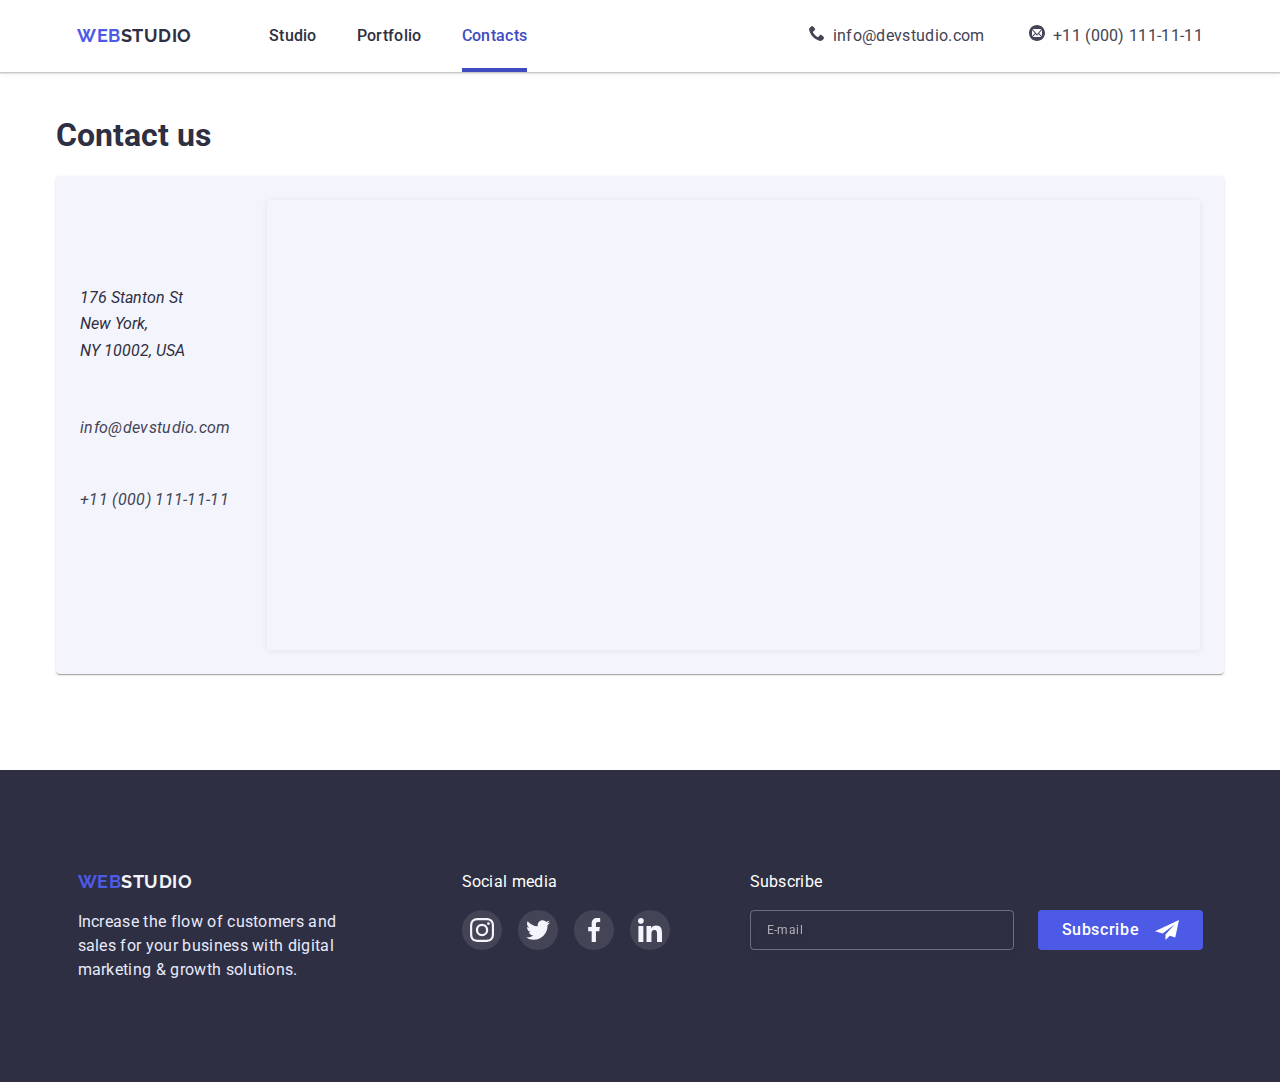
<file: contacts.html>
<!DOCTYPE html>
<html lang="en">
<head>
    <meta charset="UTF-8">
    <meta http-equiv="X-UA-Compatible" content="IE=edge">
    <meta name="viewport" content="width=device-width, initial-scale=1.0">
    <title>Main page</title>
    <link rel="preconnect" href="https://fonts.googleapis.com"> 
    <link rel="preconnect" href="https://fonts.gstatic.com" crossorigin> 
    <link href="https://fonts.googleapis.com/css2?family=Raleway:wght@700&family=Roboto:wght@400;500;700;900&display=swap" rel="stylesheet">
    <link rel="stylesheet" href="https://cdn.jsdelivr.net/npm/modern-normalize@1.1.0/modern-normalize.min.css">
    <link rel="stylesheet" href="./css/styles.css">
</head>
<body class="body">
    <header class="page-header">
        <div class="container">
            <a href="./index.html" class="logo"><span class="web-part">Web</span>Studio</a>
            <button
            type="button"
            class="menu-button js-open-menu"
            aria-expanded="false"
            aria-controls="mobile-menu"
            aria-label="mobile menu switcher">
            <svg
                width="32"
                height="22">
                <use class="icon-menu" href="./images/sprite.svg#icon-menu-hamburger"></use> 
            </svg>
            </button>
            <nav class="main-nav">
            <ul class="site-nav list">
                <li class="item">
                <a href="./index.html" class="link other">Studio</a>
                </li>
                <li class="item">
                <a href="./portfolio.html" class="link other">Portfolio</a>
                </li>
                <li class="item">
                <a href="./contacts.html" class="link current">Contacts</a>
                </li>
            </ul>
            </nav>
            <ul class="support list">
            <li class="item">
                <a href="mailto:info@devstudio.com" class="contact-link">
                <svg class="icon phone-icon" width="24px" height="16px">
                    <use href="./images/sprite.svg#phone"></use>
                </svg>
                info@devstudio.com
                </a>
            </li>
            <li class="item">
                <a href="tel:+11(000)111-11-11" class="contact-link">
                <svg class="icon email-icon" width="24px" height="16px">
                    <use href="./images/sprite.svg#email"></use>
                </svg>
                +11 (000) 111-11-11
                </a>
            </li>
            </ul>
        </div>
    </header>
    <main>
        <section class="contacts">
            <div class="container">
                <h1>Contact us</h1>
                <div class="contact-card">
                    <address class="contact-details">
                        <p class="line-one">176 Stanton St</p>
                        <p class="line-two">New York,</p>
                        <p class="line-three">NY 10002, USA</p>
                        <ul class="support list">
                            <li class="link">
                                <a href="mailto:info@devstudio.com" class="contact-link">info@devstudio.com</a>
                            </li>
                            <li class="link">
                                <a href="tel:+11(000)111-11-11" class="contact-link">+11 (000) 111-11-11</a>
                            </li>
                        </ul>
                    </address>
                    <iframe src="https://www.google.com/maps/embed?pb=!1m18!1m12!1m3!1d3023.9078841193714!2d-73.98653467462157!3d40.720044288723614!2m3!1f0!2f0!3f0!3m2!1i1024!2i768!4f13.1!3m3!1m2!1s0x89c25981ee0e9ae3%3A0xa24d0e727c4fd59c!2s179%20Stanton%20St%2C%20New%20York%2C%20NY%2010002%2C%20USA!5e0!3m2!1sen!2sua!4v1670368939738!5m2!1sen!2sua" width="1500" height="450" style="border:0;" allowfullscreen="" loading="lazy" referrerpolicy="no-referrer-when-downgrade" class="map"></iframe>
                </div>
            </div>
        </section>
    </main>
    <footer class="page-footer">
        <div class="container">
            <div class="footer-block_one">
                <a href="./index.html" class="logo"><span class="web-part">Web</span>Studio</a>
                <p class="text">
                Increase the flow of customers and sales for your business with digital
                marketing & growth solutions.
                </p>
            </div>
            <div class="footer-block_two">
                <p class="social-media_title">Social media</p>
                <ul class="social-media_list list">
                    <li class="social-media_item">
                        <a href="#" class="social-media_link">
                            <svg class="instagram-icon" width="24" height="24">
                                <use href="./images/sprite.svg#instagram"></use>
                            </svg>
                        </a>
                    </li>
                    <li class="social-media_item">
                        <a href="#" class="social-media_link">
                            <svg class="twitter-icon" width="24" height="24">
                                <use href="./images/sprite.svg#twitter"></use>
                            </svg>
                        </a>
                    </li>
                    <li class="social-media_item">
                        <a href="#" class="social-media_link">
                            <svg class="facebook-icon" width="24" height="24">
                                <use href="./images/sprite.svg#facebook"></use>
                            </svg>
                        </a>
                    </li>
                    <li class="social-media_item">
                        <a href="#" class="social-media_link">
                            <svg class="linkedin-icon" width="24" height="24">
                                <use href="./images/sprite.svg#linkedin"></use>
                            </svg>
                        </a>
                    </li>
                </ul>
            </div>
            <div class="footer-block_three">
                <p class="subscribe-footer_title">Subscribe</p>
                <form class="form-footer">
                    <label for="email" class="subscribe-form">
                        <input type="email" name="mail" id="email" class="subscribe-mail" placeholder="E-mail">
                    </label>
                    <button type="submit" class="subscribe-btn">
                    <span>Subscribe</span>
                        <svg class="airplane-icon" width="24" height="24">
                            <use href="./images/sprite.svg#icon-paper-airplane"></use>
                        </svg>
                    </button>
                </form>
            </div>
        </div>
    </footer>
</body>
</html>
</file>
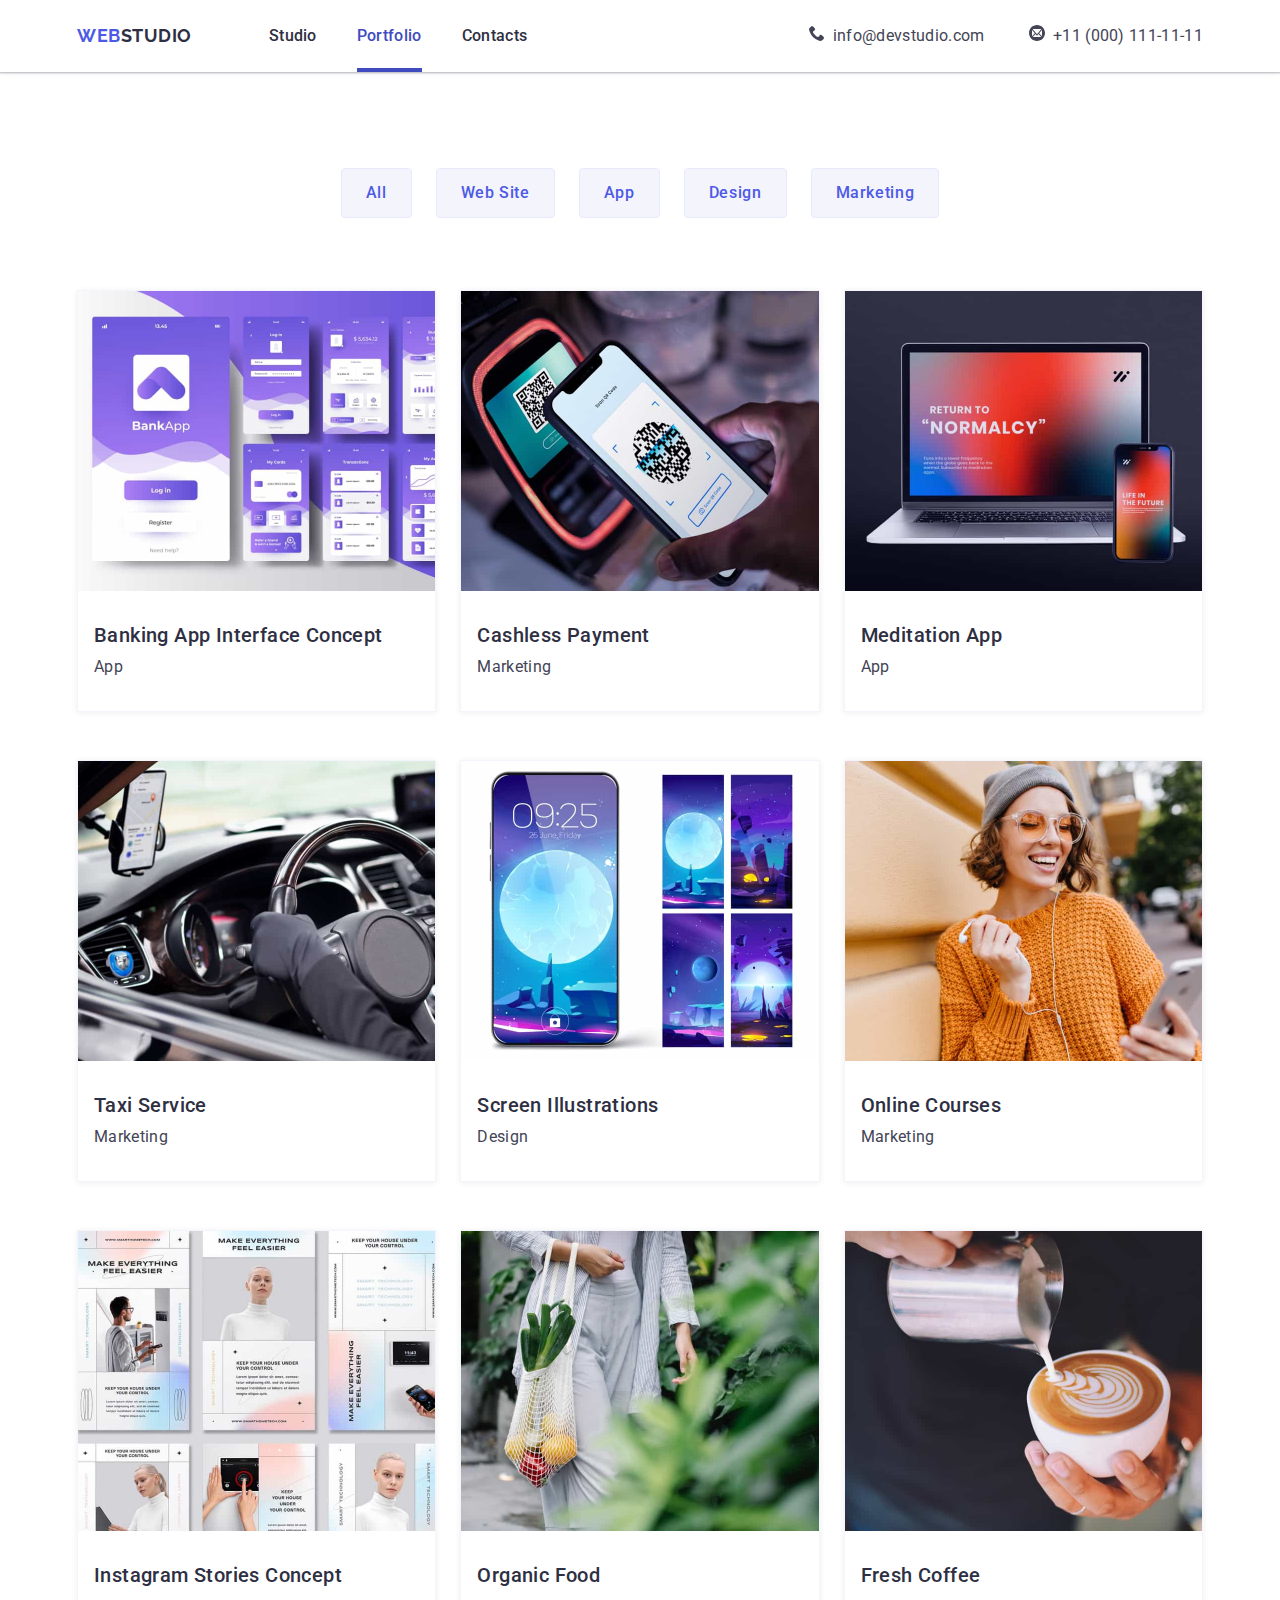
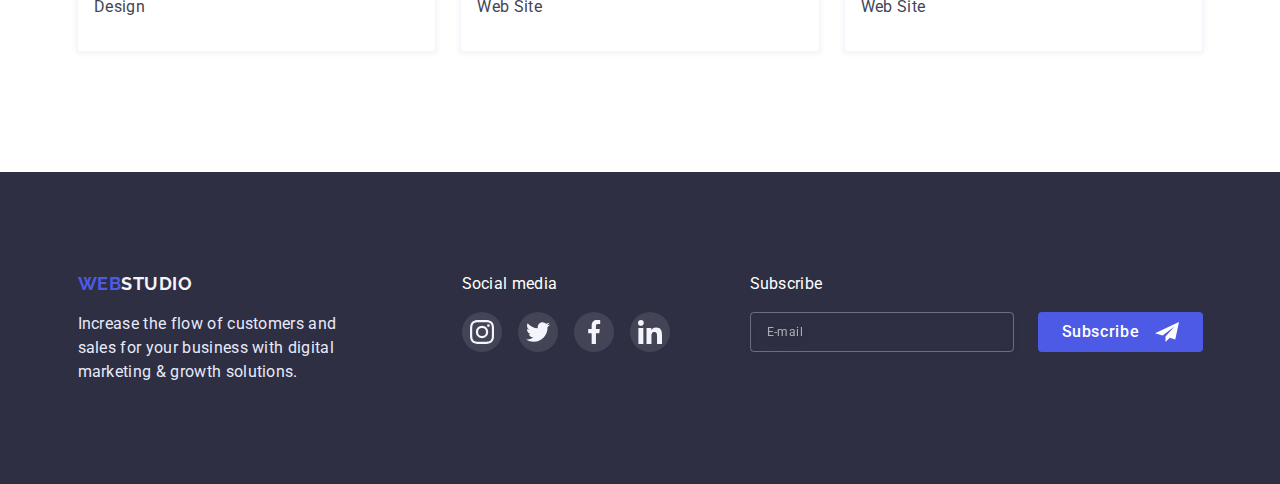
<file: portfolio.html>
<!DOCTYPE html>
<html lang="en">
    <head>
        <meta charset="UTF-8">
        <meta http-equiv="X-UA-Compatible" content="IE=edge">
        <meta name="viewport" content="width=device-width, initial-scale=1.0">
        <title>Portfolio</title>
        <link rel="preconnect" href="https://fonts.googleapis.com"> 
        <link rel="preconnect" href="https://fonts.gstatic.com" crossorigin> 
        <link href="https://fonts.googleapis.com/css2?family=Raleway:wght@700&family=Roboto:wght@400;500;700;900&display=swap" rel="stylesheet">
        <link rel="stylesheet" href="https://cdn.jsdelivr.net/npm/modern-normalize@1.1.0/modern-normalize.min.css">
        <link rel="stylesheet" href="./css/styles.css">
    </head>
    <body class="body">
        <header class="page-header">
            <div class="container">
                <a href="./index.html" class="logo"><span class="web-part">Web</span>Studio</a>
                <button
                type="button"
                class="menu-button js-open-menu"
                aria-expanded="false"
                aria-controls="mobile-menu"
                aria-label="mobile menu switcher">
                <svg
                    width="32"
                    height="22">
                    <use class="icon-menu" href="./images/sprite.svg#icon-menu-hamburger"></use> 
                </svg>
                </button>
                <nav class="main-nav">
                <ul class="site-nav list">
                    <li class="item">
                    <a href="./index.html" class="link other">Studio</a>
                    </li>
                    <li class="item">
                    <a href="./portfolio.html" class="link current">Portfolio</a>
                    </li>
                    <li class="item">
                    <a href="./contacts.html" class="link other">Contacts</a>
                    </li>
                </ul>
                </nav>
                <ul class="support list">
                <li class="item">
                    <a href="mailto:info@devstudio.com" class="contact-link">
                    <svg class="icon phone-icon" width="24px" height="16px">
                        <use href="./images/sprite.svg#phone"></use>
                    </svg>
                    info@devstudio.com
                    </a>
                </li>
                <li class="item">
                    <a href="tel:+11(000)111-11-11" class="contact-link">
                    <svg class="icon email-icon" width="24px" height="16px">
                        <use href="./images/sprite.svg#email"></use>
                    </svg>
                    +11 (000) 111-11-11
                    </a>
                </li>
                </ul>
            </div>
        </header>
        <main>
        <section class="section-portfolio">
            <div class="container">
                <h1 class="hidden">Portfolio</h1>
                <ul class="filter list portfolio-btn_list">
                    <li class="portfolio-btn_item">
                        <button type="button" class="portfolio-btn">All</button>
                    </li>
                    <li class="portfolio-btn_item">
                        <button type="button" class="portfolio-btn">Web Site</button>
                    </li>
                    <li class="portfolio-btn_item">
                        <button type="button" class="portfolio-btn">App</button>
                    </li>
                    <li class="portfolio-btn_item">
                        <button type="button" class="portfolio-btn">Design</button>
                    </li>
                    <li class="portfolio-btn_item">
                        <button type="button" class="portfolio-btn">Marketing</button>
                    </li>
                </ul>
                <ul class="list portfolio-cards_list">
                    <li class="section-item portfolio-cards_item">
                        <a href="#" class="project-link link">
                            <div class="project-img">
                                <img
                                srcset="./images/portfolio1-1x.jpeg 1x, ./images/portfolio1-@2x.jpeg 2x"
                                src="./images/portfolio1-1x.jpeg"
                                alt="Appearance of Banking App on smartphone"
                                width="360"
                                class="img"
                                >
                                <p class="overlay">
                                    14 Stylish and User-Friendly App Design Concepts · Task Manager App · Calorie Tracker App · Exotic Fruit Ecommerce App · Cloud Storage App
                                </p>
                            </div>
                            <div class="project-name">
                                <h2 class="subject">Banking App Interface Concept</h2>
                                <p class="text">App</p>
                            </div>
                        </a>
                    </li>
                    <li class="section-item portfolio-cards_item">
                        <a href="#" class="project-link link">
                            <div class="project-img">
                                <img
                                srcset="./images/portfolio2-1x.jpeg 1x, ./images/portfolio2-@2x.jpeg 2x"
                                src="./images/portfolio2-1x.jpeg"
                                alt="QR-code scanning for cashless payment"
                                width="360"
                                class="img"
                                >
                                <p class="overlay">
                                    14 Stylish and User-Friendly App Design Concepts · Task Manager App · Calorie Tracker App · Exotic Fruit Ecommerce App · Cloud Storage App
                                </p>
                            </div>
                            <div class="project-name">
                                <h2 class="subject">Cashless Payment</h2>
                                <p class="text">Marketing</p>
                            </div>
                        </a>
                    </li>
                    <li class="section-item portfolio-cards_item">
                        <a href="#" class="project-link link">
                            <div class="project-img">
                                <img
                                srcset="./images/portfolio3-1x.jpeg 1x, ./images/portfolio3-@2x.jpeg 2x"
                                src="./images/portfolio3-1x.jpeg"
                                alt="Appearance of Meditation App on laptop and smartphone"
                                width="360"
                                class="img"
                                >
                                <p class="overlay">
                                    14 Stylish and User-Friendly App Design Concepts · Task Manager App · Calorie Tracker App · Exotic Fruit Ecommerce App · Cloud Storage App
                                </p>
                            </div>
                            <div class="project-name">
                                <h2 class="subject">Meditation App</h2>
                                <p class="text">App</p>
                            </div>
                        </a>
                    </li>
                    <li class="section-item portfolio-cards_item">
                        <a href="#" class="project-link link">
                            <div class="project-img">
                                <img
                                srcset="./images/portfolio4-1x.jpeg 1x, ./images/portfolio4-@2x.jpeg 2x"
                                src="./images/portfolio4-1x.jpeg"
                                alt="Car interior view and cab driver app"
                                width="360"
                                class="img"
                                >
                                <p class="overlay">
                                    14 Stylish and User-Friendly App Design Concepts · Task Manager App · Calorie Tracker App · Exotic Fruit Ecommerce App · Cloud Storage App
                                </p>
                            </div>
                            <div class="project-name">
                                <h2 class="subject">Taxi Service</h2>
                                <p class="text">Marketing</p>
                            </div>
                        </a>
                    </li>
                    <li class="section-item portfolio-cards_item">
                        <a href="#" class="project-link link">
                            <div class="project-img">
                                <img
                                srcset="./images/portfolio5-1x.jpeg 1x, ./images/portfolio5-@2x.jpeg 2x"
                                src="./images/portfolio5-1x.jpeg"
                                alt="Moonlight style of wallpapers on smartphone"
                                width="360"
                                class="img"
                                >
                                <p class="overlay">
                                    14 Stylish and User-Friendly App Design Concepts · Task Manager App · Calorie Tracker App · Exotic Fruit Ecommerce App · Cloud Storage App
                                </p>
                            </div>
                            <div class="project-name">
                                <h2 class="subject">Screen Illustrations</h2>
                                <p class="text">Design</p>
                            </div>
                        </a>
                    </li>
                    <li class="section-item portfolio-cards_item">
                        <a href="#" class="project-link link">
                            <div class="project-img">
                                <img
                                srcset="./images/portfolio6-1x.jpeg 1x, ./images/portfolio6-@2x.jpeg 2x"
                                src="./images/portfolio6-1x.jpeg"
                                alt="Smiled girl is taking online courses"
                                width="360"
                                class="img"
                                >
                                <p class="overlay">
                                    14 Stylish and User-Friendly App Design Concepts · Task Manager App · Calorie Tracker App · Exotic Fruit Ecommerce App · Cloud Storage App
                                </p>
                            </div>
                            <div class="project-name">
                                <h2 class="subject">Online Courses</h2>
                                <p class="text">Marketing</p>
                            </div>
                        </a>
                    </li>
                    <li class="section-item portfolio-cards_item">
                        <a href="#" class="project-link link">
                            <div class="project-img">
                                <img
                                srcset="./images/portfolio7-1x.jpeg 1x, ./images/portfolio7-@2x.jpeg 2x"
                                src="./images/portfolio7-1x.jpeg"
                                alt="Six templates of Instagram Stories"
                                width="360"
                                class="img"
                                >
                                <p class="overlay">
                                    14 Stylish and User-Friendly App Design Concepts · Task Manager App · Calorie Tracker App · Exotic Fruit Ecommerce App · Cloud Storage App
                                </p>
                            </div>
                            <div class="project-name">
                                <h2 class="subject">Instagram Stories Concept</h2>
                                <p class="text">Design</p>
                            </div>
                        </a>
                    </li>
                    <li class="section-item portfolio-cards_item">
                        <a href="#" class="project-link link">
                            <div class="project-img">
                                <img
                                srcset="./images/portfolio8-1x.jpeg 1x, ./images/portfolio8-@2x.jpeg 2x"
                                src="./images/portfolio8-1x.jpeg"
                                alt="Woman, holding a bag with organic food"
                                width="360"
                                class="img"
                                >
                                <p class="overlay">
                                    14 Stylish and User-Friendly App Design Concepts · Task Manager App · Calorie Tracker App · Exotic Fruit Ecommerce App · Cloud Storage App
                                </p>
                            </div>
                            <div class="project-name">
                                <h2 class="subject">Organic Food</h2>
                                <p class="text">Web Site</p>
                            </div>
                        </a>
                    </li>
                    <li class="section-item portfolio-cards_item">
                        <a href="#" class="project-link link">
                            <div class="project-img">
                                <img
                                srcset="./images/portfolio9-1x.jpeg 1x, ./images/portfolio9-@2x.jpeg 2x"
                                src="./images/portfolio9-1x.jpeg"
                                alt="Barista, making a fresh coffee"
                                width="360"
                                class="img"
                                >
                                <p class="overlay">
                                    14 Stylish and User-Friendly App Design Concepts · Task Manager App · Calorie Tracker App · Exotic Fruit Ecommerce App · Cloud Storage App
                                </p>
                            </div>                        
                            <div class="project-name">
                                <h2 class="subject">Fresh Coffee</h2>
                                <p class="text">Web Site</p>
                            </div>
                        </a>
                    </li>
                </ul>
            </div>
        </section>
        </main>
        <footer class="page-footer">
            <div class="container">
                <div class="footer-block_one">
                    <a href="./index.html" class="logo"><span class="web-part">Web</span>Studio</a>
                    <p class="text">
                        Increase the flow of customers and sales for your business with digital
                        marketing & growth solutions.
                    </p>
                </div>
                <div class="footer-block_two">
                    <p class="social-media_title">Social media</p>
                    <ul class="social-media_list list">
                        <li class="social-media_item">
                            <a href="#" class="social-media_link">
                                <svg class="instagram-icon" width="24" height="24">
                                    <use href="./images/sprite.svg#instagram"></use>
                                </svg>
                            </a>
                        </li>
                        <li class="social-media_item">
                            <a href="#" class="social-media_link">
                                <svg class="twitter-icon" width="24" height="24">
                                    <use href="./images/sprite.svg#twitter"></use>
                                </svg>
                            </a>
                        </li>
                        <li class="social-media_item">
                            <a href="#" class="social-media_link">
                                <svg class="facebook-icon" width="24" height="24">
                                    <use href="./images/sprite.svg#facebook"></use>
                                </svg>
                            </a>
                        </li>
                        <li class="social-media_item">
                            <a href="#" class="social-media_link">
                                <svg class="linkedin-icon" width="24" height="24">
                                    <use href="./images/sprite.svg#linkedin"></use>
                                </svg>
                            </a>
                        </li>
                    </ul>
                </div>
                <div class="footer-block_three">
                    <p class="subscribe-footer_title">Subscribe</p>
                    <form class="form-footer">
                        <label for="email" class="subscribe-form">
                            <input type="email" name="mail" id="email" class="subscribe-mail" placeholder="E-mail">
                        </label>
                        <button type="submit" class="subscribe-btn">
                        <span>Subscribe</span>
                            <svg class="airplane-icon" width="24" height="24">
                                <use href="./images/sprite.svg#icon-paper-airplane"></use>
                            </svg>
                        </button>
                    </form>
                </div>
            </div>
        </footer>
    </body>
</html>
</file>
<file: css/styles.css>
:root {
    --primary-text-color: rgba(255, 255, 255, 1);
    --iris-color: rgba(77, 90, 229, 1);
    --navy-blue-color: rgba(46, 47, 66, 1);
    --slate-color: rgba(67, 68, 85, 1);
    --light-slate-color: rgba(142, 143, 153, 1);
    --cloud-color: rgba(244, 244, 253, 1);
    --cornflower-color: rgba(231, 233, 252, 1);
    --green-color: rgba(49, 208, 170, 1);
    --ocean-color: rgba(64, 75, 191, 1);
    --form-color: rgba(33, 33, 33, 0.2);
    --time-distribution: 250ms cubic-bezier(0.4, 0, 0.2, 1);
}

.body {
    color: var(--navy-blue-color);
    background-color: #ffffff;

    font-family: Roboto, sans-serif;
}

.container {
    padding: 0 16px;
    margin: 0 auto;

    width: 320px;
}

@media screen and (min-width: 428px) {
    .container {
        width: 428px;
    }
}

@media screen and (min-width: 768px) {
    .container {
        width: 768px;
    }
}

@media screen and (min-width: 1200px) {
    .container {
        width: 1200px;
    }
}

.hidden,
.section-title.hidden {
    position: absolute;

    visibility: hidden;
    pointer-events: none;
    opacity: 0;
}

.list {
    padding: 0;
    margin: 0;
    list-style: none;
}

.logo,
.link,
.contact-link {
    text-decoration: none;
}

.logo {
    display: flex;
    align-items: center;
    padding-top: 24px;
    padding-bottom: 24px;

    font-family: Raleway, sans-serif;
    color: var(--navy-blue-color);
    font-weight: 700;
    font-size: 18px;
    line-height: 1.33;
    text-align: left;
    letter-spacing: 0.03em;
    text-transform: uppercase;
}

.page-header {
    position: relative;
    
    box-shadow: 0px 2px 1px rgba(46, 47, 66, 0.08), 0px 1px 1px rgba(46, 47, 66, 0.16), 0px 1px 6px rgba(46, 47, 66, 0.08);
}

.page-header .web-part {
    display: flex;
    align-items: center;

    color: var(--iris-color);
}

.page-header .container {
    display: flex;
    align-items: center;
}

.main-nav {
    display: flex;
}

@media screen and (max-width:767px) {
    .menu-header {
        display: none;
    }
}

.menu-button {
    display: inline-flex;
    margin: 0;
    padding: 0;
    border: none;
    background-color: transparent;
    align-items: center;

    fill: var(--navy-blue-color);
}

@media screen and (min-width:768px) {
    .menu-button {
        display: none;
    }
}

/* .menu-button .icon-close {
    display: none;
}

.menu-button.is-open .icon-close {
    display: block;
}

.menu-button.is-open .icon-menu {
    display: none;
} */

.site-nav {
    display: flex;
    margin-left: 77px;
}

.site-nav .item:not(:last-child) {
    margin-right: 40px;
}

.site-nav .link {
    display: block;
    padding-top: 24px;
    padding-bottom: 24px;

    color: var(--navy-blue-color);
    font-weight: 500;
    line-height: 1.5;
    text-align: left;
    letter-spacing: 0.02em;

    position: relative;

    transition: color var(--time-distribution);
}

.site-nav .link:hover,
.site-nav .link:focus,
.site-nav .link:active {
    color: var(--ocean-color);
}

@media screen and (max-width:767px) {

    .page-header .main-nav,
    .page-header .support {
        display: none;
    }

    .page-header .container {
        justify-content: space-between;
    }
}

@media screen and (min-width:768px) and (max-width:1199px) {

    .page-header .support {
        padding: 0;
        display: block;

        padding-top: 24px;
        padding-bottom: 10px;
    }

    .page-header .support .item + .item {
        margin-left: 0;
        display: block;
    }

    .page-header .support .contact-link {
        font-size: 12px;
            line-height: 1.33;
            letter-spacing: 0.04em;
    }

    .page-header .support .icon {
        display: none;
    }
}

@media screen and (min-width:1200px) {
    .page-header .container {
        max-width: 1158px;
    }
}

.link.current {
    color: var(--ocean-color);
}

.link.current::after {
    position: absolute;
    left: 0;
    bottom: 0;

    content: '';
    display: block;
    width: 100%;
    height: 4px;
    background-color: var(--ocean-color);
}

.link.other::after {
    position: absolute;
    left: 0;
    bottom: 0;

    content: '';
    display: block;
    width: 100%;
    height: 4px;
    background-color: var(--ocean-color);

    transform: scaleX(0);
    transition: transform var(--time-distribution);
}

.link.other:hover::after {
    transform: scaleX(1);
}

.support {
    display: flex;
    margin-left: auto;
}

.support .item+.item {
    margin-left: 40px;
}

@media screen and (min-width:1200px) {
    .support .contact-link {
        padding-top: 24px;
        padding-bottom: 24px;
    }
}

.support .contact-link {
    display: block;

    color: var(--slate-color);
    line-height: 1.5;
    text-align: left;
    letter-spacing: 0.02em;

    transition: color var(--time-distribution);
}

.support .icon {
    display: inline-block;

    fill: var(--slate-color);

    transition: fill var(--time-distribution);
}

.support .contact-link:hover,
.support .contact-link:focus,
.support .contact-link:active {
    color: var(--ocean-color);
}

.support .contact-link:hover>.icon,
.support .contact-link:focus>.icon,
.support .contact-link:active>.icon {
    fill: var(--ocean-color);
}

.hero {
    background-image: linear-gradient(to right, rgba(46, 47, 66, 0.7), rgba(46, 47, 66, 0.7)), url(../images/hero-bg-mobile-1x.jpeg);
    background-color: var(--navy-blue-color);
    background-repeat: no-repeat;
    background-position: center;
    background-size: cover;
    max-width: 1440px;

    color: var(--primary-text-color);

    text-align: center;
    padding-top: 112px;
    padding-bottom: 112px;
    margin: 0 auto;
}

@media screen and (min-width:429px) {
    .hero {
        background-image: linear-gradient(to right, rgba(46, 47, 66, 0.7), rgba(46, 47, 66, 0.7)), url(../images/hero-bg-tablet-1x.jpeg);
    }
}

@media screen and (min-width:769px) {
    .hero {
        background-image: linear-gradient(to right, rgba(46, 47, 66, 0.7), rgba(46, 47, 66, 0.7)), url(../images/hero-bg-desktop-1x.jpeg);
    }
}

@media screen and (min-device-pixel-ratio: 2), 
(-webkit-min-device-pixel-ratio: 2),
screen and (min-resolution: 192dpi),
screen and (min-resolution: 2dppx) {
    .hero {
        background-image: linear-gradient(to right, rgba(46, 47, 66, 0.7), rgba(46, 47, 66, 0.7)), url(../images/hero-bg-mobile-@2x.jpeg);
    }

    @media screen and (min-width:429px) {
        .hero {
                background-image: linear-gradient(to right, rgba(46, 47, 66, 0.7), rgba(46, 47, 66, 0.7)), url(../images/hero-bg-tablet-@2x.jpeg);
            }
    }

    @media screen and (min-width:769px) {
        .hero {
            background-image: linear-gradient(to right, rgba(46, 47, 66, 0.7), rgba(46, 47, 66, 0.7)), url(../images/hero-bg-desktop-@2x.jpeg);
        }
    }
}














@media screen and (min-width:768px) {
    .hero {
        padding-bottom: 108px;
    }
}

@media screen and (min-width:1200px) {
    .hero {
        padding-top: 188px;
        padding-bottom: 188px;
    }
}

.section {
    padding-top: 96px;
    padding-bottom: 96px;
}

@media screen and (max-width:767px) {
    .team.section {
        padding-bottom: 128px;
    }
}

@media screen and (min-width:768px) and (max-width:1199px) {
    .team.section {
        padding-bottom: 104px;
    }
}

@media screen and (min-width:1200px) {
    .section {
        padding-top: 120px;
        padding-bottom: 120px;
    }
}

.products {
    padding-top: 0;
}

@media screen and (max-width:1199px) {
    .products {
        display: none;
    }
}

.vision .list {
    display: flex;
    flex-wrap: wrap;
    row-gap: 72px;
    column-gap: 24px;
}

.vision .text {
    font-weight: 700;
}

@media screen and (min-width:768px) and (max-width:1199px) {
    .vision .section-item {
        width: 356px;
    }
}

@media screen and (min-width:1200px) {
    .vision .list {
        flex-wrap: nowrap;
        row-gap: 0;
        column-gap: 0;
        justify-content: center;
    }

    .vision .text {
        font-weight: 500;
    }
    
    .vision .section-item {
        width: 264px;
    }

    .vision .section-item::before {
        display: block;
        content: "";
        height: 112px;
        width: 264px;
        border-radius: 4px;

        margin-bottom: 8px;

        background-color: var(--cloud-color);
        background-repeat: no-repeat;
        background-position: center;
    }

    .vision .section-item:nth-child(1):before {
        background-image: url(../images/antenna.svg);
    }

    .vision .section-item:nth-child(2):before {
        background-image: url(../images/clock.svg);
    }

    .vision .section-item:nth-child(3):before {
        background-image: url(../images/diagram.svg);
    }

    .vision .section-item:nth-child(4):before {
        background-image: url(../images/astronaut.svg);
    }

    .vision .section-item+.section-item {
        margin-left: 24px;
        max-width: 264px;
    }
}

.section .section-title {
    margin-bottom: 72px;
}

.hero-title {
    width: 280px;
    font-weight: 700;
    font-size: 36px;
    line-height: 1.11;
    letter-spacing: 0.02em;

    margin-top: 0;
    margin-right: auto;
    margin-bottom: 72px;
    margin-left: auto;
}   

@media screen and (min-width:428px) {
    .hero-title {
        width: 319px;
    }
}

@media screen and (min-width:768px) {
    .hero-title {
        width: 496px;
        font-size: 56px;
        line-height: 1.07;
        
        margin-bottom: 40px;
    }
}

@media screen and (min-width:1200px) {
    .hero-title {
        margin-bottom: 48px;
    }
}

.order-btn,
.portfolio-btn,
.send-btn,
.subscribe-btn {
    cursor: pointer;

    font-family: inherit;
    font-size: 16px;
    font-weight: 500;
    letter-spacing: 0.04em;
}

.order-btn {
    background-color: var(--iris-color);
    color: var(--primary-text-color);

    line-height: 1.19;
    text-align: left;

    padding: 16px 32px;
    border-radius: 4px;
    border-style: none;
    box-shadow: 0px 4px 4px rgba(0, 0, 0, 0.15);

    transition: box-shadow var(--time-distribution),
        background-color var(--time-distribution);
}

.order-btn:hover,
.order-btn:focus {
    background-color: var(--ocean-color);
    box-shadow: 0px 1px 6px rgba(46, 47, 66, 0.08), 0px 1px 1px rgba(46, 47, 66, 0.16), 0px 2px 1px rgba(46, 47, 66, 0.08);
}

.order-btn:active {
    background-color: var(--ocean-color);
    box-shadow: 0px 4px 4px rgba(0, 0, 0, 0.15);
}

.section-portfolio {
    padding-top: 96px;
    padding-bottom: 120px;
}

.section-portfolio .container {
    width: 1158px;
}

.portfolio-btn {
    background-color: var(--cloud-color);
    color: var(--iris-color);

    text-align: center;

    line-height: 1.5;
    padding: 12px 24px;
    border-radius: 4px;
    border: 1px solid #E7E9FC;

    transition: background-color var(--time-distribution),
        color var(--time-distribution),
        box-shadow var(--time-distribution),
        border-color var(--time-distribution);
}

.portfolio-btn:hover,
.portfolio-btn:focus,
.portfolio-btn:active {
    background-color: var(--ocean-color);
    color: var(--primary-text-color);
    box-shadow: 0px 3px 1px rgba(0, 0, 0, 0.1), 0px 2px 1px rgba(0, 0, 0, 0.08), 0px 2px 2px rgba(0, 0, 0, 0.12);
    border-color: transparent;
}

.section-title {
    font-weight: 500;
    font-size: 36px;
    line-height: 1.11;
    text-align: center;
    letter-spacing: 0.02em;

    margin-top: 0;
    margin-bottom: 0;
}

.section-item {
    background-color: var(--primary-text-color);
}

.section-item .subject {
    font-weight: 500;
    font-size: 20px;
    line-height: 1.2;
    text-align: left;
    letter-spacing: 0.02em;

    margin-top: 0;
    margin-bottom: 8px;
}

@media screen and (max-width:1199px) {
    .vision .subject {
        font-weight: 700;
        font-size: 36px;
        text-align: center;
        line-height: 1.11;
    }
}

.section-item .text {
    color: var(--slate-color);

    line-height: 1.5;
    text-align: left;
    letter-spacing: 0.02em;

    margin-top: 0;
    margin-bottom: 0;
}

@media screen and (min-width:1200px) {
    .products .list {
        display: flex;
        justify-content: center;
    }

    .products .section-item+.section-item {
        margin-left: 24px;
    }

    .products .product-img {
        background: linear-gradient(0deg, rgba(77, 90, 229, 0.1), rgba(77, 90, 229, 0.1)), url(photo-1545235617-7a424c1a60cc.jpg);
        border: 1px solid var(--cornflower-color);
    }
}

.team {
    background-color: var(--cloud-color);
}

.team .list {
    display: flex;
    flex-wrap: wrap;
    row-gap: 72px;
    column-gap: 24px;
    text-decoration: none;
    justify-content: center;
}

@media screen and (min-width:768px) {
    .team .list {
        display: flex;
        justify-content: center;
        gap: 24px;
    }
}

.team .section-item {
    /* margin-right: auto; */
    /* margin-bottom: 72px; */
    /* margin-left: auto; */
    
    width: 264px;

    box-shadow: 0px 1px 6px rgba(46, 47, 66, 0.08), 0px 1px 1px rgba(46, 47, 66, 0.16), 0px 2px 1px rgba(46, 47, 66, 0.08);
    border-radius: 0px 0px 4px 4px;
}

.team .img {
    display: block;
}

.instagram-icon,
.twitter-icon,
.facebook-icon,
.linkedin-icon {
    display: block;
}

.team .text-box {
    padding-top: 32px;
    padding-bottom: 32px;
    padding-left: 16px;
    padding-right: 16px;
}

.team .text {
    margin-bottom: 8px;
}

.section-item .center {
    text-align: center;
}

.team .social-media_list {
    display: flex;
    justify-content: space-between;
}

.team .social-media_item {
    background-color: var(--iris-color);
    border: none;
    border-radius: 50%;
}

.team .social-media_link {
    display: flex;
    width: 40px;
    height: 40px;
    justify-content: center;
    align-items: center;
    border-radius: inherit;

    transition: background-color var(--time-distribution),
        cursor var(--time-distribution),
        border-radius var(--time-distribution);
}

.team .social-media_link:hover,
.team .social-media_link:focus {
    background-color: var(--ocean-color);
    cursor: pointer;
}

.customers_list {
    display: flex;
    flex-wrap: wrap;
    row-gap: 72px;
    column-gap: 24px;
    text-decoration: none;
    justify-content: center;
}

@media screen and (max-width:767px) {
    .customers_list {
        column-gap: 16px;
    }
}

.customers_list .customers_item {
    display: flex;
    justify-content: center;
    align-items: center;

    width: 168px;
    height: 88px;
    box-sizing: border-box;
}

@media screen and (max-width:767px) {
    .customers_list .customers_item {
        width: 190px;
        height: 88px;
    }
}

.customers_list .customer_link {
    display: flex;
    justify-content: center;
    align-items: center;

    border: 1px solid var(--light-slate-color);
    border-radius: 4px;

    width: 168px;
    height: 88px;
    fill: var(--light-slate-color);

    transition: border-color var(--time-distribution),
        fill var(--time-distribution);
}

@media screen and (max-width:768px) {
    .customers_list .customer_link {
        width: 190px;
        height: 88px;
    }
}

.customers_list .customer_link:hover,
.customers_list .customer_link:focus {
    border-color: var(--ocean-color);
    fill: var(--ocean-color);
}

.backdrop {
    position: fixed;
    top: 0;
    left: 0;
    width: 100%;
    height: 100%;
    
    overflow-y: scroll;

    background-color: rgba(46, 47, 66, 0.4);
    transition: opacity var(--time-distribution),
        visibility var(--time-distribution);
}

.backdrop.is-hidden {
    opacity: 0;
    pointer-events: none;
    visibility: hidden;
}

.backdrop.is-hidden .modal {
    transform: translate(-50%, -50%) scale(0) rotate(90deg);
}

.modal {
    position: absolute;
    top: 50%;
    left: 50%;
    transform: translate(-50%, -50%) scale(1) rotate(0deg);
    transition: transform var(--time-distribution);

    padding-top: 72px;
    padding-right: 24px;
    padding-bottom: 24px;
    padding-left: 24px;

    width: 408px;
    height: 586px;

    background-color: #FCFCFC;
    box-shadow: 0px 1px 1px rgba(0, 0, 0, 0.14), 0px 1px 3px rgba(0, 0, 0, 0.12), 0px 2px 1px rgba(0, 0, 0, 0.2);
    border-radius: 4px;
}

@media screen and (max-width:427px) {
    .modal {
        padding-top: 60px;
        padding-right: 16px;
        padding-bottom: 16px;
        padding-left: 16px;
        width: 294px;
        height: 520px;
    }

    .modal-header {
        font-size: 12px;
    }

    .modal .form {
        width: 262px;

        font-size: 9px;
    }

    .modal .comment {
        height: 92px;
    }
}

@media screen and (min-width:428px) and (max-width:767px) {
    .modal {
        padding-right: 16px;
        padding-left: 16px;
    
        width: 392px;
    }
}

.close-button {
    position: absolute;
    top: 24px;
    right: 24px;

    display: flex;
    justify-content: center;
    align-items: center;
    width: 24px;
    height: 24px;
    padding: 0;

    cursor: pointer;

    background-color: var(--cornflower-color);
    border: 1px solid #000000;
    border-color: rgba(0, 0, 0, 0.1);
    border-radius: 50%;

    transition: border var(--time-distribution),
        box-shadow var(--time-distribution),
        background-color var(--time-distribution),
        fill var(--time-distribution);
}

.close-button:hover,
.close-button:focus {
    border: transparent;
    box-shadow: 0px 1px 6px rgba(46, 47, 66, 0.08), 0px 1px 1px rgba(46, 47, 66, 0.16), 0px 2px 1px rgba(46, 47, 66, 0.08);
}

.close-button:active {
    background-color: var(--ocean-color);
    fill: var(--primary-text-color);
    box-shadow: none;
}

.modal-header {
    margin-top: 0;
    margin-right: auto;
    margin-bottom: 16px;
    margin-left: auto;

    font-weight: 500;
    line-height: 1.5em;

    text-align: center;
    letter-spacing: 0.02em;
}

@media screen and (max-width:1200px) {
    .modal-header {
        margin-bottom: 14px;
    }
}

.form {
    width: 360px;
    margin-left: auto;
    margin-right: auto;

    font-size: 12px;
    font-weight: 400;
}

.form-field {
    display: flex;
    flex-direction: column;
    margin-bottom: 8px;

    transition: border-color var(--time-distribution);
}

.form-field.comment-field {
    margin-bottom: 16px;
}

.form-field .form-label {
    margin-bottom: 4px;
    color: var(--light-slate-color);

    line-height: 1.17;
    letter-spacing: 0.01em;
}

.form-input {
    position: relative;
}

.form-icon {
    transition: fill var(--time-distribution);
}

.input + .form-icon {
    position: absolute;
    top: 50%;
    left: 16px;
    transform: translateY(-50%);

    display: inline-block;

    fill: var(--navy-blue-color);
}

.form-field .input {
    margin: 0;
    padding: 0 38px;

    font-size: 14px;
    width: 100%;
    height: 40px;
    border: 1px solid var(--form-color);
    border-radius: 4px;

    color: rgba(0, 0, 0, 1);
    outline: transparent;
    transition: border-color var(--time-distribution);
}

.comment {
    display: block;

    line-height: 1.33;
    padding: 8px 16px;

    font-size: 12px;
    border: 1px solid var(--form-color);
    border-radius: 4px;

    resize: none;
    outline: transparent;
    transition: border-color var(--time-distribution);
}

.form-field .input:hover,
.form-field .input:focus,
.form-field .comment:hover,
.form-field .comment:focus {
    border-color: var(--iris-color);
}

.input:hover+.form-icon,
.input:focus+.form-icon {
    fill: var(--iris-color);
}

.form-field .comment::placeholder {
    line-height: 1.33;
    letter-spacing: 0.04em;
    color: rgba(117, 117, 117, 0.5);
}

.checkbox-field {
    display: flex;
    flex-direction: row;
    align-items: center;

    line-height: 1.33;
    color: rgba(117, 117, 117, 1);
    letter-spacing: 0.04em;

    margin-bottom: 24px;
}

.checkbox-field .checkbox {
    -webkit-appearance: none;
    -moz-appearance: none;
    appearance: none;

    position: absolute;
    top: -10000%;
    left: -10000%;
    border: none;
}

.checkbox-field .checkbox-icon {
    display: inline-flex;
    width: 16px;
    height: 16px;
    fill: var(--cloud-color);
    justify-content: center;
    align-items: center;

    border: 1.25px solid #2E2F42;
    border-radius: 2px;

    transition: background-color var(--time-distribution),
        border-color var(--time-distribution);
}

.checkbox-icon svg {
    display: inline-block;
}

.checkbox:checked~.checkbox-icon {
    background-color: var(--ocean-color);
    border: none;
}

.checkbox:focus~.checkbox-icon {
    border-color: var(--ocean-color);
}

.form-field input[type='checkbox'] {
    width: 16px;
    height: 16px;

    color: var(--navy-blue-color);
    border: 1.25px solid var(--navy-blue-color);
    border-radius: 2px;
}

.terms-agree {
    display: flex;
    margin: 0;
    margin-left: 8px;
}

.policy-link {
    display: flex;
    margin-left: 4px;
}

.policy-link a {
    color: var(--iris-color);
}

.send-btn {
    background-color: var(--iris-color);
    color: var(--primary-text-color);

    display: flex;
    justify-content: center;

    width: 169px;
    line-height: 1.5;
    text-align: center;

    padding: 16px 32px;
    margin-left: auto;
    margin-right: auto;
    border-radius: 4px;
    border-style: none;
    box-shadow: 0px 4px 4px rgba(0, 0, 0, 0.15);

    transition: box-shadow var(--time-distribution),
        background-color var(--time-distribution);
}

.send-btn:hover,
.send-btn:focus {
    background-color: var(--ocean-color);
    box-shadow: 0px 1px 6px rgba(46, 47, 66, 0.08), 0px 1px 1px rgba(46, 47, 66, 0.16), 0px 2px 1px rgba(46, 47, 66, 0.08);
}

.page-footer {
    background-color: var(--navy-blue-color);

    padding-top: 96px;
    padding-bottom: 96px;
}

.page-footer .container {
    display: flex;
    flex-wrap: wrap;
    row-gap: 72px;
    column-gap: 24px;

    justify-content: center;
}

.page-footer .logo {
    color: var(--cloud-color);

    padding-top: 0;
    padding-bottom: 0;
}

.page-footer .web-part {
    color: var(--iris-color);
}

.page-footer .text {
    color: var(--cornflower-color);

    line-height: 1.5;
    text-align: left;
    letter-spacing: 0.02em;

    margin-top: 16px;
    margin-bottom: 0;
    width: 264px;
}

.page-footer .social-media_title,
.page-footer .subscribe-footer_title {
    margin-top: 0;
    margin-bottom: 16px;

    line-height: 1.5;
    letter-spacing: 0.02em;

    color: var(--primary-text-color);
}

.page-footer .social-media_list {
    display: flex;
    gap: 16px;
}

.page-footer .social-media_item {
    background-color: rgba(255, 255, 255, 0.1);
    border: none;
    border-radius: 50%;

    width: 40px;
    height: 40px;
}

.page-footer .social-media_link {
    display: flex;
    width: 100%;
    height: 100%;
    justify-content: center;
    align-items: center;
    border-radius: inherit;

    transition: background-color var(--time-distribution),
        cursor var(--time-distribution),
        border-radius var(--time-distribution);
}

.page-footer .social-media_link:hover,
.page-footer .social-media_link:focus {
    background-color: var(--green-color);
    cursor: pointer;
}

.form-footer {
    display: flex;
}

.form-footer .subscribe-form {
    display: flex;
    align-items: center;

    margin-right: 24px;
}

.subscribe-form .subscribe-mail::placeholder {
    line-height: 2;
    letter-spacing: 0.04em;
    color: rgba(255, 255, 255, 0.6);
}

.form-footer .subscribe-mail {
    width: 264px;
    height: 40px;
    font-size: 12px;
    line-height: 2;
    letter-spacing: 0.04em;

    display: flex;
    align-items: center;
    padding-left: 16px;

    outline: transparent;

    color: var(--primary-text-color);
    background-color: inherit;
    border: 1px solid rgba(255, 255, 255, 0.3);
    filter: drop-shadow(0px 4px 4px rgba(0, 0, 0, 0.15));
    border-radius: 4px;
}

.subscribe-btn {
    background-color: var(--iris-color);
    color: var(--primary-text-color);

    line-height: 1.5;
    text-align: left;
    display: flex;
    align-items: center;
    justify-content: space-between;

    width: 165px;
    padding: 8px 24px;
    border-radius: 4px;
    border-style: none;
}

.airplane-icon {
    display: inline-block;

    fill: var(--primary-text-color);
}

@media screen and (max-width:767px) {    
    .footer-block_one,
    .footer-block_two,
    .footer-block_three {
        display: flex;
        flex-direction: column;
        align-items: center;
    }
    
    .footer-block_three {
        /* display: flex;
        flex-direction: column; */
        width: 100%;
    }

    .form-footer {
        flex-direction: column;
        width: inherit;
    }

    .form-footer .subscribe-mail {
        width: 100%;
    }

    .form-footer .subscribe-form {
        margin-right: 0;
        margin-bottom: 16px;
    }

    .subscribe-btn {
        margin-right: auto;
        margin-left: auto;
    }
}

@media screen and (min-width:768px) and (max-width:1199px) {
    .page-footer .container {
        padding-left: 108px;
        justify-content: flex-start;
    }
}

@media screen and (min-width:1200px) {
    .page-footer {
        padding-top: 100px;
        padding-bottom: 100px;
    }

    .page-footer .container {
        align-items: flex-start;
        row-gap: 0;
        column-gap: 0;
    }

    .page-footer .footer-block_one {
        margin-right: 120px;
    }

    .page-footer .footer-block_two {
        margin-right: 80px;
    }
}

@media screen and (max-width:767px) {

    .menu-container {
        /* display: none; */
        display: flex;
        flex-direction: column;
        
        position: fixed;
        top: 0;
        left: 0;
        width: 100vw;
        height: 100vh;
        padding: 40px;
        padding-top: 80px;

        justify-content: space-between;
        background-color: var(--primary-text-color);

        z-index: 999;
        transform: translateX(100%);
        transition: transform var(--time-distribution);

        font-size: 36px;
    }

    .menu-container.is-open {
        /* display: block; */
        transform: translateX(0);
        opacity: 1;
        visibility: visible;
        pointer-events: auto;
    }

    .menu-container .close-button {
        position: absolute;
        top: 40px;
        right: 40px;
    }

    .menu-container .site-nav {
        flex-direction: column;
        row-gap: 40px;
    }

    .menu-container .site-nav.list,
    .menu-container .site-nav .link {
        margin: 0;
        padding: 0;

        line-height: 1.11;
    }

    .menu-container .link {
        font-weight: 700;
    }

    .menu-container .link.current::after,
    .menu-container .link.other::after {
        display: none;
    }

    .menu-container .support {
        flex-direction: column;
        margin-left: 0;
        row-gap: 40px;
        /* margin-right: 48px; */
    }

    .menu-container .item,
    .site-nav .item:not(:last-child) {
        margin-right: 0;
    }

    .menu-container .support.list .item,
    .site-nav .item:not(:last-child) {
        margin-left: 0;
    }

    .menu-container .contact-link {
        padding: 0;
    }

    .menu-container .contact-link.phone-menu {
        font-size: 36px;
        font-weight: 700;
        line-height: 1.11;

        color: var(--iris-color);
    }

    .menu-container .contact-link.mail-menu {
        font-size: 20px;
        font-weight: 500;
        line-height: 1.2;
    }

    .menu-container .social-media_list {
        display: flex;
        gap: 58px;
    }

    .menu-container .social-media_item {
        background-color: var(--iris-color);
        border: none;
        border-radius: 50%;
    }

    .menu-container .social-media_link {
        display: flex;
        width: 40px;
        height: 40px;
        justify-content: center;
        align-items: center;
        border-radius: inherit;

        transition: background-color var(--time-distribution),
            cursor var(--time-distribution),
            border-radius var(--time-distribution);
    }

    .menu-container .social-media_link:hover,
    .menu-container .social-media_link:focus {
        background-color: var(--green-color);
        cursor: pointer;
    }
}

@media screen and (min-width:768px) {
    .menu-container {
        display: none;
    }
}

@media screen and (min-width:768px) {
    .page-header .container {
        display: flex;
        /* flex-grow: 1; */
        justify-content: center;
    }
}

.portfolio-btn_list {
    display: flex;
    justify-content: center;
    gap: 24px;
    margin-bottom: 72px;
}

.portfolio-cards_list {
    display: flex;
    flex-wrap: wrap;
    column-gap: 24px;
    row-gap: 48px;
}

.portfolio-cards_item {
    flex-basis: calc((100% - 2 * 24px) / 3);
    border: 0.5px solid #F4F4FD;
    box-shadow: 0px 1px 6px rgba(46, 47, 66, 0.08);

    transition: border var(--time-distribution), box-shadow var(--time-distribution);
    overflow: hidden;
}

.portfolio-cards_item:nth-child(3n) {
    margin-right: 0;
}

.portfolio-cards_item .subject {
    color: var(--navy-blue-color);
}

.portfolio-cards_item:hover {
    border: 0.5px solid #F4F4FD;
    box-shadow: 0px 1px 6px rgba(46, 47, 66, 0.08), 0px 1px 1px rgba(46, 47, 66, 0.16), 0px 2px 1px rgba(46, 47, 66, 0.08);
}

.project-img {
    position: relative;
    overflow: hidden;

    max-height: 300px;
}

.product-img .img {
    display: block;
    height: 100%;
}

.overlay {
    position: absolute;
    top: 0;
    left: 0;

    transform: translateY(100%);
    transition: transform var(--time-distribution), opacity var(--time-distribution);
    opacity: 0;

    width: 100%;
    height: 100%;
    padding-top: 40px;
    padding-right: 32px;
    padding-bottom: 164px;
    padding-left: 32px;
    margin: 0;

    line-height: 1.5;
    letter-spacing: 0.02em;

    color: var(--cloud-color);
    background-color: var(--iris-color);
}

.project-link:hover .overlay,
.project-link:focus .overlay {
    transform: translate(0%);
    opacity: 1;
}

.project-name {
    padding-top: 32px;
    padding-bottom: 32px;
    padding-left: 16px;
    padding-right: 16px;
}

.project-name .subject,
.project-name .text {
    text-decoration: none;
}

.contacts {
    padding-top: 24px;
    padding-right: auto;
    padding-bottom: 96px;
    padding-left: auto;
}

.contacts .contact-card {
    display: flex;
    background-color: var(--cloud-color);
    box-shadow: 0px 2px 1px -1px rgba(0, 0, 0, 0.2), 0px 1px 1px 0px rgba(0, 0, 0, 0.14), 0px 1px 3px 0px rgba(0, 0, 0, 0.12);
    border-radius: 4px;
    padding: 24px;
    align-items: center;
}

.contacts .line-one,
.contacts .line-two,
.contacts .line-three {
    margin: 0;
    padding-bottom: 8px;
}

.contacts .support {
    display: flex;
    flex-wrap: wrap;
    padding-top: 24px;
    padding-bottom: 24px;
}

.map {
    display: block;
    border-radius: 4px;
    border: 1px solid #E7E9FC;
    box-shadow: 0px 1px 6px rgba(46, 47, 66, 0.08);
}
</file>
